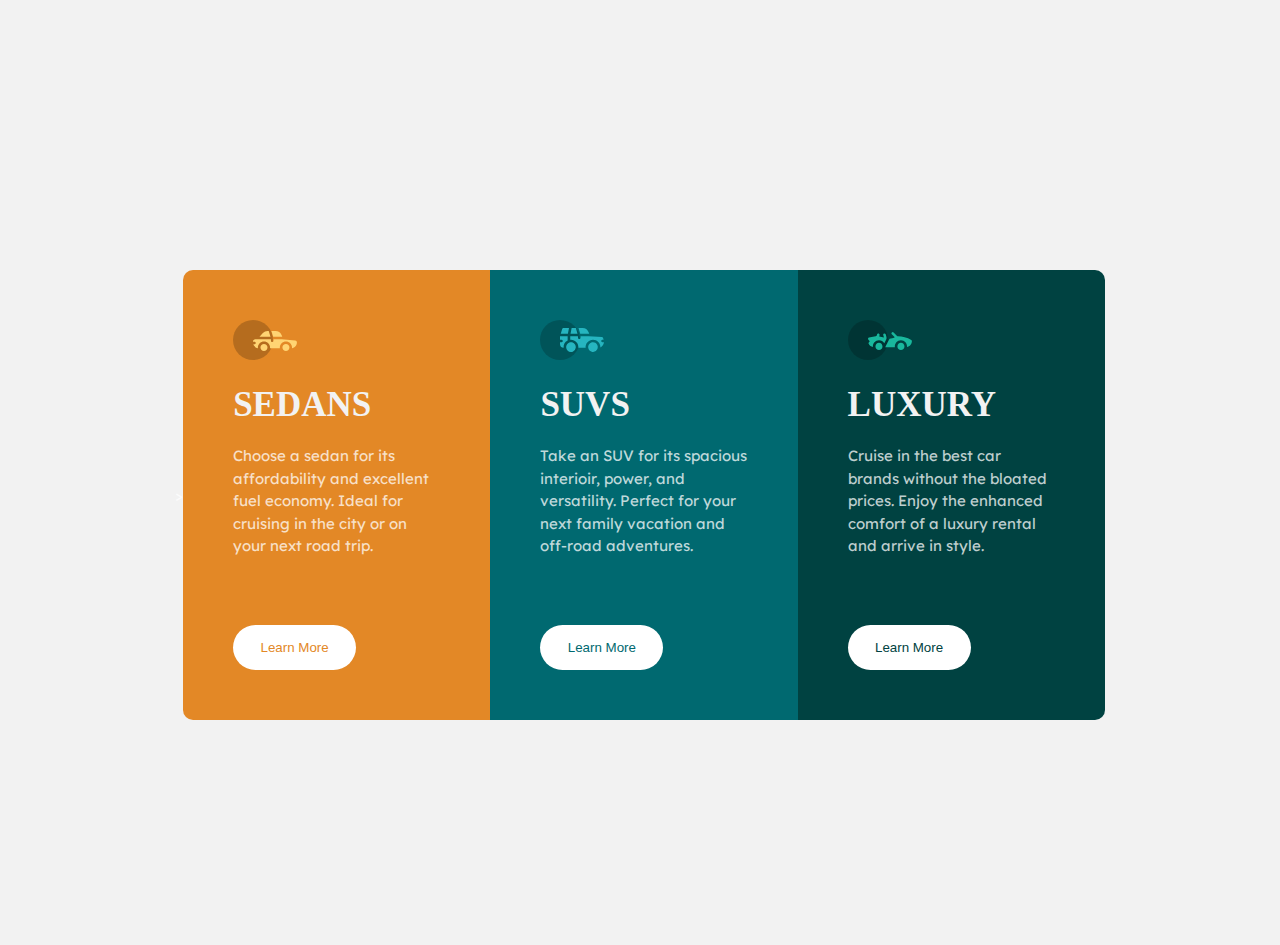
<file: index.html>
<!DOCTYPE html>
<html lang="en">
<head>
    <meta charset="UTF-8">
    <meta http-equiv="X-UA-Compatible" content="IE=edge">
    <meta name="viewport" content="width=device-width, initial-scale=1.0">
    <title>Document</title>
    <link rel="stylesheet" href="card.css">
    >
<link href="https://fonts.googleapis.com/css2?family=Lexend+Deca" rel="stylesheet">
</head>
<body class="body">
    <div class="sedans">
        
        <img class="sedans-pic" src="images/icon-sedans.svg" alt="a sedan">
        
        <h2 class="sedans-h2"> SEDANS </h2>
        
            <p class="sedans-p"> Choose a sedan for its affordability
                and excellent fuel economy. Ideal
                for cruising in the city or on 
                your next road trip.
            </p>
        
            <button class="sedans-button">
            Learn More
        </button>

    </div>
    
    <div class="suvs">
        <img class="suvs-pic" src="images/icon-suvs.svg" alt="an suv">
        
        <h2 class="suvs-h2"> SUVS </h2>
        
            <p class="suvs-p"> Take an SUV for its spacious interioir,
                power, and versatility. Perfect for your next family
                vacation and off-road adventures.
            </p>
        
            <button class="suvs-button">
            
                Learn More
            
            </button>
    </div>

        
    <div class="luxury">

        <img class="luxury-pic" src="images/icon-luxury.svg" alt="a luxury car">
        
        <h2 class="luxury-h2"> LUXURY </h2>
        
            <p class="luxury-p"> Cruise in the best car brands without the bloated prices.
                Enjoy the enhanced comfort of a luxury rental and arrive in style.
            </p>
        
            <button class="luxury-button">
            Learn More
        </button>
    </div>
    <div>

    </div>
</body>
</html>
</file>
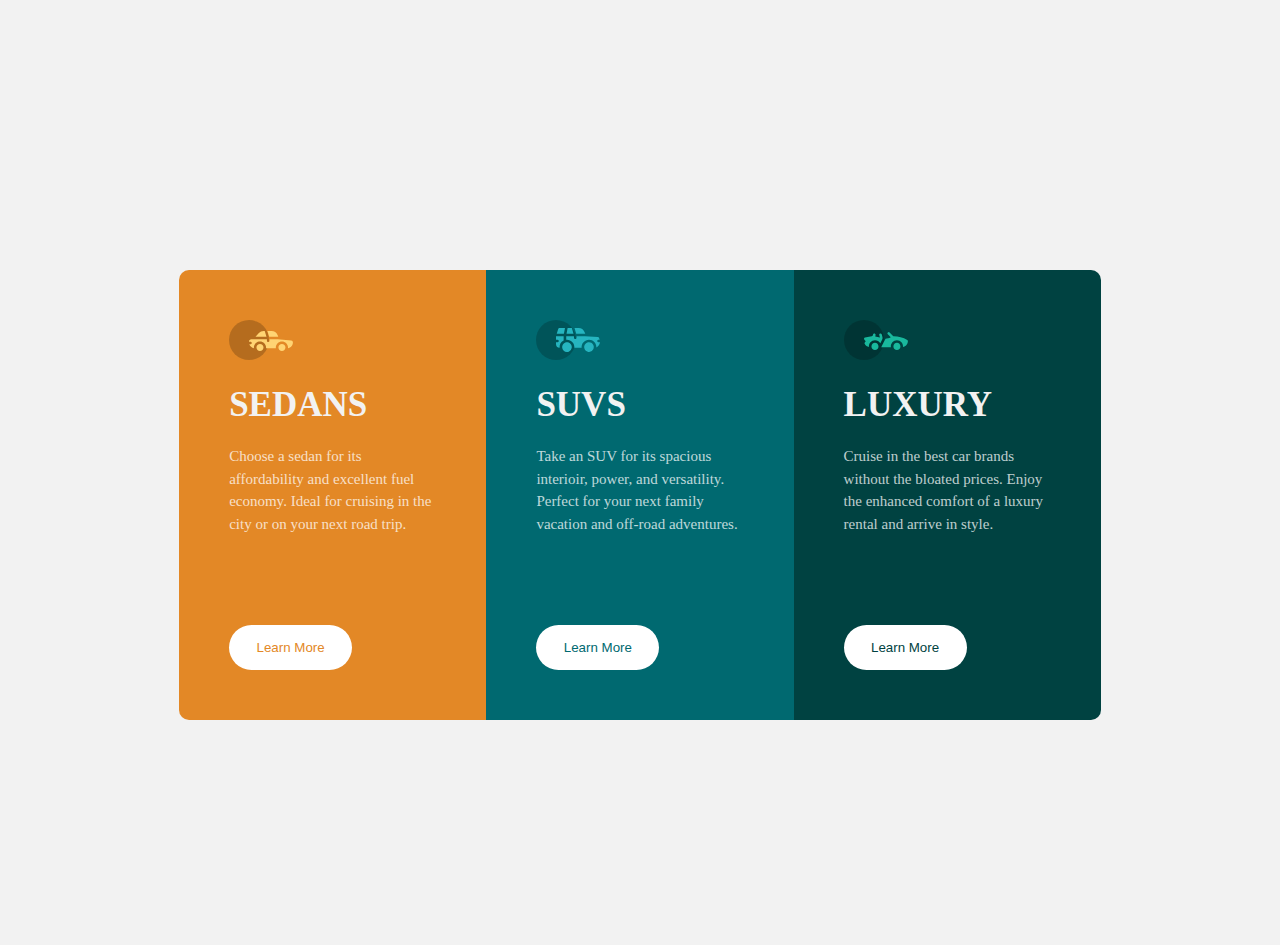
<file: card.html>
<!DOCTYPE html>
<html lang="en">
<head>
    <meta charset="UTF-8">
    <meta http-equiv="X-UA-Compatible" content="IE=edge">
    <meta name="viewport" content="width=device-width, initial-scale=1.0">
    <title>Document</title>
    <link rel="stylesheet" href="card.css">
</head>
<body class="body">
    <div class="sedans">
        
        <img class="sedans-pic" src="images/icon-sedans.svg" alt="a sedan">
        
        <h2 class="sedans-h2"> SEDANS </h2>
        
            <p class="sedans-p"> Choose a sedan for its affordability
                and excellent fuel economy. Ideal
                for cruising in the city or on 
                your next road trip.
            </p>
        
            <button class="sedans-button">
            Learn More
        </button>

    </div>
    
    <div class="suvs">
        <img class="suvs-pic" src="images/icon-suvs.svg" alt="an suv">
        
        <h2 class="suvs-h2"> SUVS </h2>
        
            <p class="suvs-p"> Take an SUV for its spacious interioir,
                power, and versatility. Perfect for your next family
                vacation and off-road adventures.
            </p>
        
            <button class="suvs-button">
            
                Learn More
            
            </button>
    </div>

        
    <div class="luxury">

        <img class="luxury-pic" src="images/icon-luxury.svg" alt="a luxury car">
        
        <h2 class="luxury-h2"> LUXURY </h2>
        
            <p class="luxury-p"> Cruise in the best car brands without the bloated prices.
                Enjoy the enhanced comfort of a luxury rental and arrive in style.
            </p>
        
            <button class="luxury-button">
            Learn More
        </button>
    </div>
    <div>

    </div>
</body>
</html>
</file>
<file: card.css>
*{
    margin: 0;
    padding: 0;
    box-sizing: border-box;
}
.body{
    font-family: "lexend deca", "big shoulders display";
    font-size: 15px;
    background-color: hsl(0, 0%, 95%);
    color: hsla(0, 0%, 100%, 0.75);
    width: 90%;
    height: 90vh;
    position: relative;
    top: 5vh;
    left: 5%;
    display: flex;
    flex-flow: column nowrap;
}
.sedans,
.suvs,
.luxury{
    flex-basis: 100%;
    border-radius: 0;
}
.sedans-pic,
.suvs-pic,
.luxury-pic{
    margin-bottom: 10%;
}
.sedans-h2,
.suvs-h2,
.luxury-h2{
    font-family: "big shoulders display";
    font-weight: 700;
    font-size: 35px;
    color: hsl(0, 0%, 95%);
    margin-bottom: 10%;
}
.sedans-p,
.suvs-p,
.luxury-p{
    line-height: 150%;
    margin-bottom: 25%;
    font-weight: 400;
}
.sedans{
    background-color: hsl(31, 77%, 52%);
    border-radius: 10px 10px 0px 0px;
    padding: 50px;
    position: relative;
}
.sedans-button{
    width: 40%;
    height: 10%;
    border-radius: 35px;
    background-color: white;
    color: hsl(31, 77%, 52%);
    border: none;
    position: absolute;
    bottom: 30px;
}
.suvs{
    background-color: hsl(184, 100%, 22%);
    border-radius: 0;
    padding: 50px; 
    position: relative;
}
.suvs-button{
    width: 40%;
    height: 10%;
    border-radius: 35px;
    background-color: white;
    color: hsl(184, 100%, 22%);
    border: none;
    position: absolute;
    bottom: 30px;
}
.luxury{
    background-color: hsl(179, 100%, 13%);
    border-radius: 0 0px 10px 10px;
    padding: 50px; 
    position: relative;
}
.luxury-button{
    width: 40%;
    height: 10%;
    border-radius: 35px;
    background-color: white;
    color: hsl(179, 100%, 13%);
    border: none;
    position: absolute;
    bottom: 30px;
}

@media (min-width: 375px) and (orientation: landscape){
    .body{
        display: flex;
        flex-flow: row wrap;
        gap: 1%;
    }
    .sedans,
    .suvs{
        flex-basis: 49.5%;
    }
    .luxury{
        flex-basis: 100%;
    }
    .sedans,
    .suvs,
    .luxury{
        border-radius: 10px;
    }
}

@media (min-width: 600px) {
    .body{
        display: flex;
        flex-flow: row wrap;
        gap: 1%;
    }
    .sedans,
    .suvs{
        flex-basis: 49.5%;
    }
    .luxury{
        flex-basis: 49.5%;
    }
    .sedans,
    .suvs,
    .luxury{
        border-radius: 10px;
    }
}
 @media (min-width: 1000px) {
    .body{
        height: 100vh;
        flex-flow: row nowrap;
        justify-content: center;
        align-items: center;
        gap: 0;
    }
    .sedans,
    .suvs,
    .luxury{
        flex-basis: 26.67%;
        height: 50%;
    }
    .sedans-button,
    .suvs-button,
    .luxury-button{
        bottom: 50px;
    }
    .sedans{
        border-radius: 10px 0px 0px 10px;
    }
    .suvs{
        border-radius: 0px;
    }
    .luxury{
        border-radius: 0px 10px 10px 0px;
    }
    .sedans-button:hover,
    .suvs-button:hover,
    .luxury-button:hover{
        background-color: transparent;
        color: hsl(0, 0%, 95%);
        border: 1px solid white;     
    }
}
</file>
